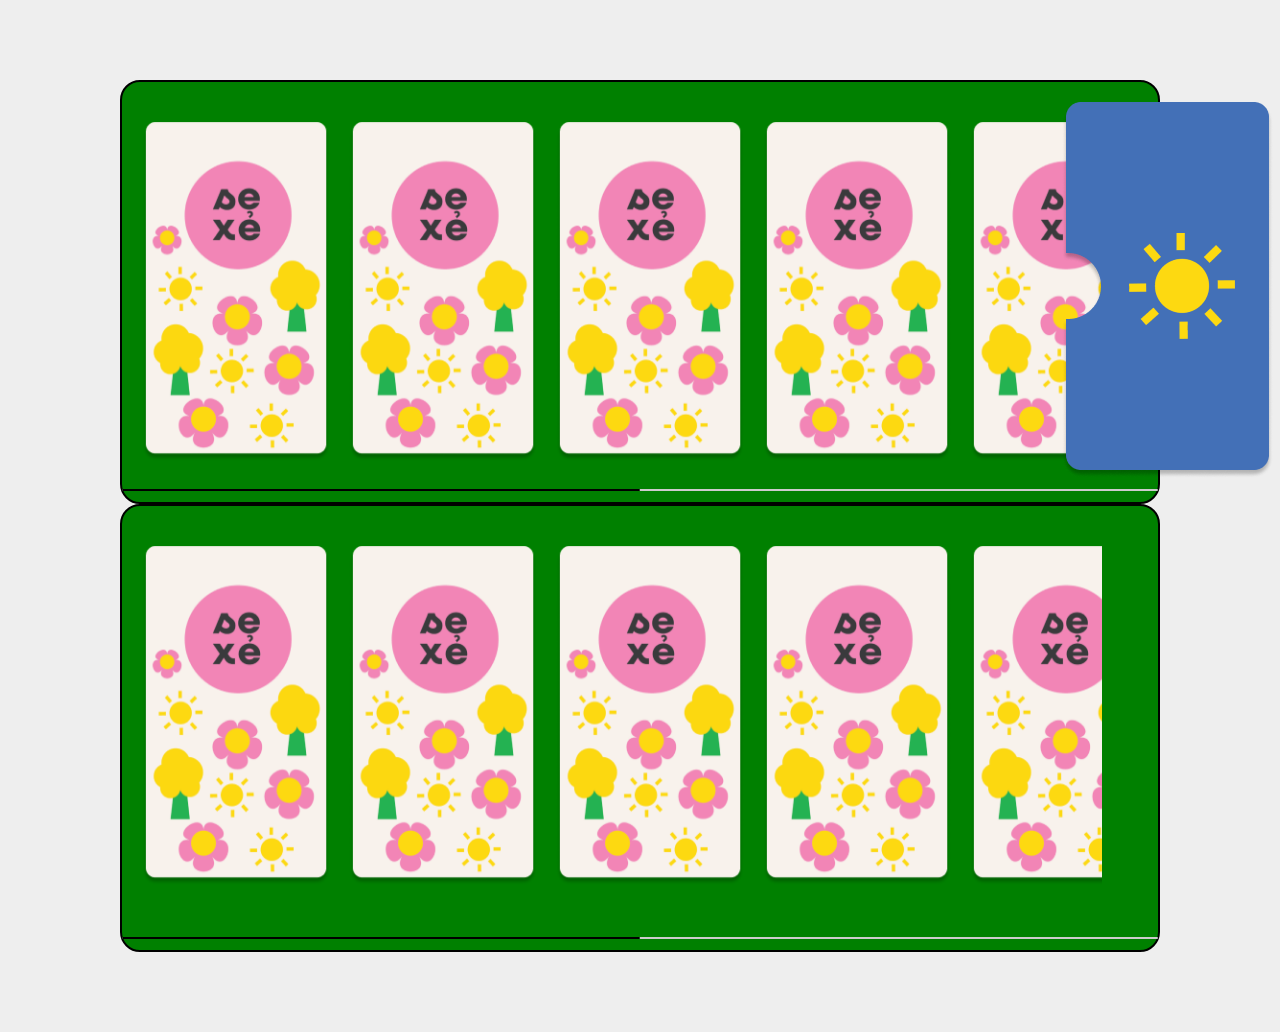
<file: HTML/test.html>
<!DOCTYPE html>
<html lang="en">
  <head>
    <meta charset="UTF-8" />
    <meta name="viewport" content="width=device-width, initial-scale=1.0" />
    <title>Flip Cards with Drag Slider</title>
    <!-- Bootstrap 5 -->
    <link
      href="https://cdn.jsdelivr.net/npm/bootstrap@5.0.2/dist/css/bootstrap.min.css"
      rel="stylesheet"
      integrity="sha384-EVSTQN3/azprG1Anm3QDgpJLIm9Nao0Yz1ztcQTwFspd3yD65VohhpuuCOmLASjC"
      crossorigin="anonymous"
    />

    <style>
      * {
        margin: 0;
        padding: 0;
        box-sizing: border-box;
      }

      body {
        display: flex;
        align-items: center;
        justify-content: center;
        min-height: 100vh;
        background: #eeeeee;
      }

      .main-container {
        flex-direction: column; /* Stack containers vertically */
        gap: 40px; /* Gap between containers */
        width: 100%;
        align-items: center;
        padding: 80px 120px;
        max-width: 1440px; /* Limit max width of containers */
      }

      .container {
        max-width: 1440px;
        width: 100%;
        background-color: green;
        border: solid black 2px;
        border-radius: 20px;
      }

      .card-holder {
        position: relative;
        display: flex;
        justify-content: flex-end;
        z-index: 1;
        margin-top: -400px;
        margin-left: 940px;
      }

      .slider-wrapper {
        position: relative;
        display: flex;
        justify-content: center;
        padding: 40px 20px;
        
      }

      .slider-wrapper {
        overflow: hidden;
        max-width: 1000px; /* Approximately the width for five cards plus gaps */
      }

      .image-list {
        display: flex;
        gap: 20px; /* Space between cards */
        overflow-x: auto; /* Enable horizontal scroll for dragging */
        width: calc((189px * 5) + (20px * 4)); /* Five cards with gaps */
        scrollbar-width: none; /* Hide scrollbar for a cleaner look */
      }

      .image-list::-webkit-scrollbar {
        display: none; /* Hide scrollbar in WebKit browsers */
      }

      .flip-card {
        width: 189px;
        height: 340px;
        flex: 0 0 auto; /* Prevent cards from shrinking */
      }

      .slider-wrapper .slide-button {
        position: absolute;
        top: 50%;
        height: 50px;
        width: 50px;
        color: #fff;
        border: none;
        outline: none;
        background-color: #000;
        font-size: 2.2rem;
        cursor: pointer;
        border-radius: 50%;
        transform: translateY(-50%);
      }

      .slider-wrapper .slide-button:hover {
        background: #444;
      }

      .slider-wrapper .slide-button#prev-button {
        left: -20px;
      }

      .slider-wrapper .slide-button#next-button {
        right: -20px;
      }

      .slider-wrapper .image-list {
        display: flex;
        gap: 18px;
        overflow-x: auto;
        scrollbar-width: none;
        width: 100%;
      }

      .slider-wrapper .image-list::-webkit-scrollbar-corner {
        display: none;
      }

      /* Flip Card Effect */
      .image-list .flip-card {
        perspective: 1000px;
        width: 189px;
        height: 340px;
        cursor: pointer;
        position: relative;
      }

      .image-list .flip-card .image-item {
        width: 189px;
        height: 340px;
      }

      .image-list .flip-card .thefont,
      .image-list .flip-card .theback {
        position: absolute;
        width: 100%; /* Ensures the front and back take up full card width */
        height: 100%; /* Ensures the front and back take up full card height */
        backface-visibility: hidden;
        transition: transform 0.6s;
      }

      .image-list .flip-card .theback {
        transform: rotateY(180deg);
      }

      .image-list .flip-card.flipped .thefont {
        transform: rotateY(180deg);
      }

      .image-list .flip-card.flipped .theback {
        transform: rotateY(0deg);
      }

      .container .slider-scrollbar {
        height: 24px;
        width: 100%;
        display: flex;
        align-items: center;
      }

      .slider-scrollbar .scrollbar-track {
        height: 2px;
        width: 100%;
        background-color: #ccc;
        position: relative;
        border-radius: 4px;
      }

      .slider-scrollbar:hover .scrollbar-track {
        height: 4px;
      }

      .slider-scrollbar .scrollbar-thumb {
        position: absolute;
        height: 100%;
        width: 50%;
        background: #000;
        border-radius: inherit;
        cursor: grab;
      }

      .slider-scrollbar .scrollbar-thumb:active {
        cursor: grabbing;
        height: 8px;
        top: -2px;
      }

      @media (max-width: 1023px) {
        .slider-wrapper .slide-button {
          display: none !important;
        }

        .slider-wrapper .image-list {
          gap: 10px;
        }
      }
    </style>
  </head>
  <body>
    <div class="main-container">
      <div class="container">
        <div class="slider-wrapper">
          <!-- <button id="prev-slide" class="slide-button material-symbols-rounded">
            <i class="fa fa-chevron-left" aria-hidden="true"></i>
          </button> -->

          <!-- CARD -->
          <div class="image-list">
            <div
              id="family-card-1"
              class="flip-card"
              onclick="flipCard('family-card-1')"
            >
              <div class="thefont">
                <img
                  src="../IMG/back-card.png"
                  alt="fontcard"
                  class="image-item"
                />
              </div>
              <div class="theback">
                <img
                  src="../IMG/family-1none.png"
                  alt="backcard"
                  class="image-item"
                />
              </div>
            </div>
            <div
              id="family-card-2"
              class="flip-card"
              onclick="flipCard('family-card-2')"
            >
              <div class="thefont">
                <img
                  src="../IMG/back-card.png"
                  alt="fontcard"
                  class="image-item"
                />
              </div>
              <div class="theback">
                <img
                  src="../IMG/family-2none.png"
                  alt="backcard"
                  class="image-item"
                />
              </div>
            </div>
            <div
              id="family-card-3"
              class="flip-card"
              onclick="flipCard('family-card-3')"
            >
              <div class="thefont">
                <img
                  src="../IMG/back-card.png"
                  alt="fontcard"
                  class="image-item"
                />
              </div>
              <div class="theback">
                <img
                  src="../IMG/family-3none.png"
                  alt="backcard"
                  class="image-item"
                />
              </div>
            </div>
            <div
              id="family-card-4"
              class="flip-card"
              onclick="flipCard('family-card-4')"
            >
              <div class="thefont">
                <img
                  src="../IMG/back-card.png"
                  alt="fontcard"
                  class="image-item"
                />
              </div>
              <div class="theback">
                <img
                  src="../IMG/family-4none.png"
                  alt="backcard"
                  class="image-item"
                />
              </div>
            </div>
            <div
              id="family-card-5"
              class="flip-card"
              onclick="flipCard('family-card-5')"
            >
              <div class="thefont">
                <img
                  src="../IMG/back-card.png"
                  alt="fontcard"
                  class="image-item"
                />
              </div>
              <div class="theback">
                <img
                  src="../IMG/family-5none.png"
                  alt="backcard"
                  class="image-item"
                />
              </div>
            </div>
            <div
              id="family-card-6"
              class="flip-card"
              onclick="flipCard('family-card-6')"
            >
              <div class="thefont">
                <img
                  src="../IMG/back-card.png"
                  alt="fontcard"
                  class="image-item"
                />
              </div>
              <div class="theback">
                <img
                  src="../IMG/family-6none.png"
                  alt="backcard"
                  class="image-item"
                />
              </div>
            </div>
          </div>

          <!-- <button id="next-slide" class="slide-button material-symbols-rounded">
            <i class="fa fa-chevron-right" aria-hidden="true"></i>
          </button> -->
        </div>
        <img class="card-holder" src="../IMG/card-holder-sun.png" alt="">

        <div class="slider-scrollbar">
          <div class="scrollbar-track">
            <div class="scrollbar-thumb"></div>
          </div>
        </div>
      </div>

      <!-- Container 2 -->
      <div class="container">
        <div class="slider-wrapper">
          <!-- <button id="prev-slide" class="slide-button material-symbols-rounded">
          <i class="fa fa-chevron-left" aria-hidden="true"></i>
        </button> -->

          <!-- CARD -->
          <div class="image-list">
            <div
              id="school-card-1"
              class="flip-card"
              onclick="flipCard('school-card-1')"
            >
              <div class="thefont">
                <img
                  src="../IMG/back-card.png"
                  alt="fontcard"
                  class="image-item"
                />
              </div>
              <div class="theback">
                <img
                  src="../IMG/school-1none.png"
                  alt="backcard"
                  class="image-item"
                />
              </div>
            </div>
            <div
              id="school-card-2"
              class="flip-card"
              onclick="flipCard('school-card-2')"
            >
              <div class="thefont">
                <img
                  src="../IMG/back-card.png"
                  alt="fontcard"
                  class="image-item"
                />
              </div>
              <div class="theback">
                <img
                  src="../IMG/school-2none.png"
                  alt="backcard"
                  class="image-item"
                />
              </div>
            </div>
            <div
              id="school-card-3"
              class="flip-card"
              onclick="flipCard('school-card-3')"
            >
              <div class="thefont">
                <img
                  src="../IMG/back-card.png"
                  alt="fontcard"
                  class="image-item"
                />
              </div>
              <div class="theback">
                <img
                  src="../IMG/school-3none.png"
                  alt="backcard"
                  class="image-item"
                />
              </div>
            </div>
            <div
              id="school-card-4"
              class="flip-card"
              onclick="flipCard('school-card-4')"
            >
              <div class="thefont">
                <img
                  src="../IMG/back-card.png"
                  alt="fontcard"
                  class="image-item"
                />
              </div>
              <div class="theback">
                <img
                  src="../IMG/school-4none.png"
                  alt="backcard"
                  class="image-item"
                />
              </div>
            </div>
            <div
              id="school-card-5"
              class="flip-card"
              onclick="flipCard('school-card-5')"
            >
              <div class="thefont">
                <img
                  src="../IMG/back-card.png"
                  alt="fontcard"
                  class="image-item"
                />
              </div>
              <div class="theback">
                <img
                  src="../IMG/School-5none.png"
                  alt="backcard"
                  class="image-item"
                />
              </div>
            </div>
            <div
              id="school-card-6"
              class="flip-card"
              onclick="flipCard('school-card-6')"
            >
              <div class="thefont">
                <img
                  src="../IMG/back-card.png"
                  alt="fontcard"
                  class="image-item"
                />
              </div>
              <div class="theback">
                <img
                  src="../IMG/school-6none.png"
                  alt="backcard"
                  class="image-item"
                />
              </div>
            </div>
            <div
              id="school-card-7"
              class="flip-card"
              onclick="flipCard('school-card-7')"
            >
              <div class="thefont">
                <img
                  src="../IMG/back-card.png"
                  alt="fontcard"
                  class="image-item"
                />
              </div>
              <div class="theback">
                <img
                  src="../IMG/School-7none.png"
                  alt="backcard"
                  class="image-item"
                />
              </div>
            </div>
            <div
              id="school-card-8"
              class="flip-card"
              onclick="flipCard('school-card-8')"
            >
              <div class="thefont">
                <img
                  src="../IMG/back-card.png"
                  alt="fontcard"
                  class="image-item"
                />
              </div>
              <div class="theback">
                <img
                  src="../IMG/School-8none.png"
                  alt="backcard"
                  class="image-item"
                />
              </div>
            </div>
            <div
              id="school-card-9"
              class="flip-card"
              onclick="flipCard('school-card-9')"
            >
              <div class="thefont">
                <img
                  src="../IMG/back-card.png"
                  alt="fontcard"
                  class="image-item"
                />
              </div>
              <div class="theback">
                <img
                  src="../IMG/School-9none.png"
                  alt="backcard"
                  class="image-item"
                />
              </div>
            </div>
            <div
              id="school-card-10"
              class="flip-card"
              onclick="flipCard('school-card-10')"
            >
              <div class="thefont">
                <img
                  src="../IMG/back-card.png"
                  alt="fontcard"
                  class="image-item"
                />
              </div>
              <div class="theback">
                <img
                  src="../IMG/School-10none.png"
                  alt="backcard"
                  class="image-item"
                />
              </div>
            </div>
          </div>

          <!-- <button id="next-slide" class="slide-button material-symbols-rounded">
          <i class="fa fa-chevron-right" aria-hidden="true"></i>
        </button> -->
        </div>

        <div class="slider-scrollbar">
          <div class="scrollbar-track">
            <div class="scrollbar-thumb"></div>
          </div>
        </div>
      </div>
    </div>

    <script>
      // Flip card effect on click
      function flipCard(cardId) {
        var card = document.getElementById(cardId);
        card.classList.toggle("flipped");
      }

      // Initialize slider functionality for each .image-list container
      const initSlider = (imageList) => {
        let isDragging = false;
        let startX;
        let scrollLeft;

        // Add drag-to-scroll functionality to the specific image list
        imageList.addEventListener("mousedown", (e) => {
          isDragging = true;
          startX = e.pageX - imageList.offsetLeft;
          scrollLeft = imageList.scrollLeft;
          imageList.style.cursor = "grabbing";
        });

        imageList.addEventListener("mouseleave", () => {
          isDragging = false;
          imageList.style.cursor = "grab";
        });

        imageList.addEventListener("mouseup", () => {
          isDragging = false;
          imageList.style.cursor = "grab";
        });

        imageList.addEventListener("mousemove", (e) => {
          if (!isDragging) return;
          e.preventDefault();
          const x = e.pageX - imageList.offsetLeft;
          const walk = (x - startX) * 2; // Adjust scrolling speed by changing multiplier
          imageList.scrollLeft = scrollLeft - walk;
        });
      };

      // Loop through each .image-list container and initialize slider for each
      window.addEventListener("load", () => {
        const imageLists = document.querySelectorAll(
          ".slider-wrapper .image-list"
        );
        imageLists.forEach(initSlider); // Apply initSlider to each imageList
      });
    </script>
  </body>
</html>
</file>
